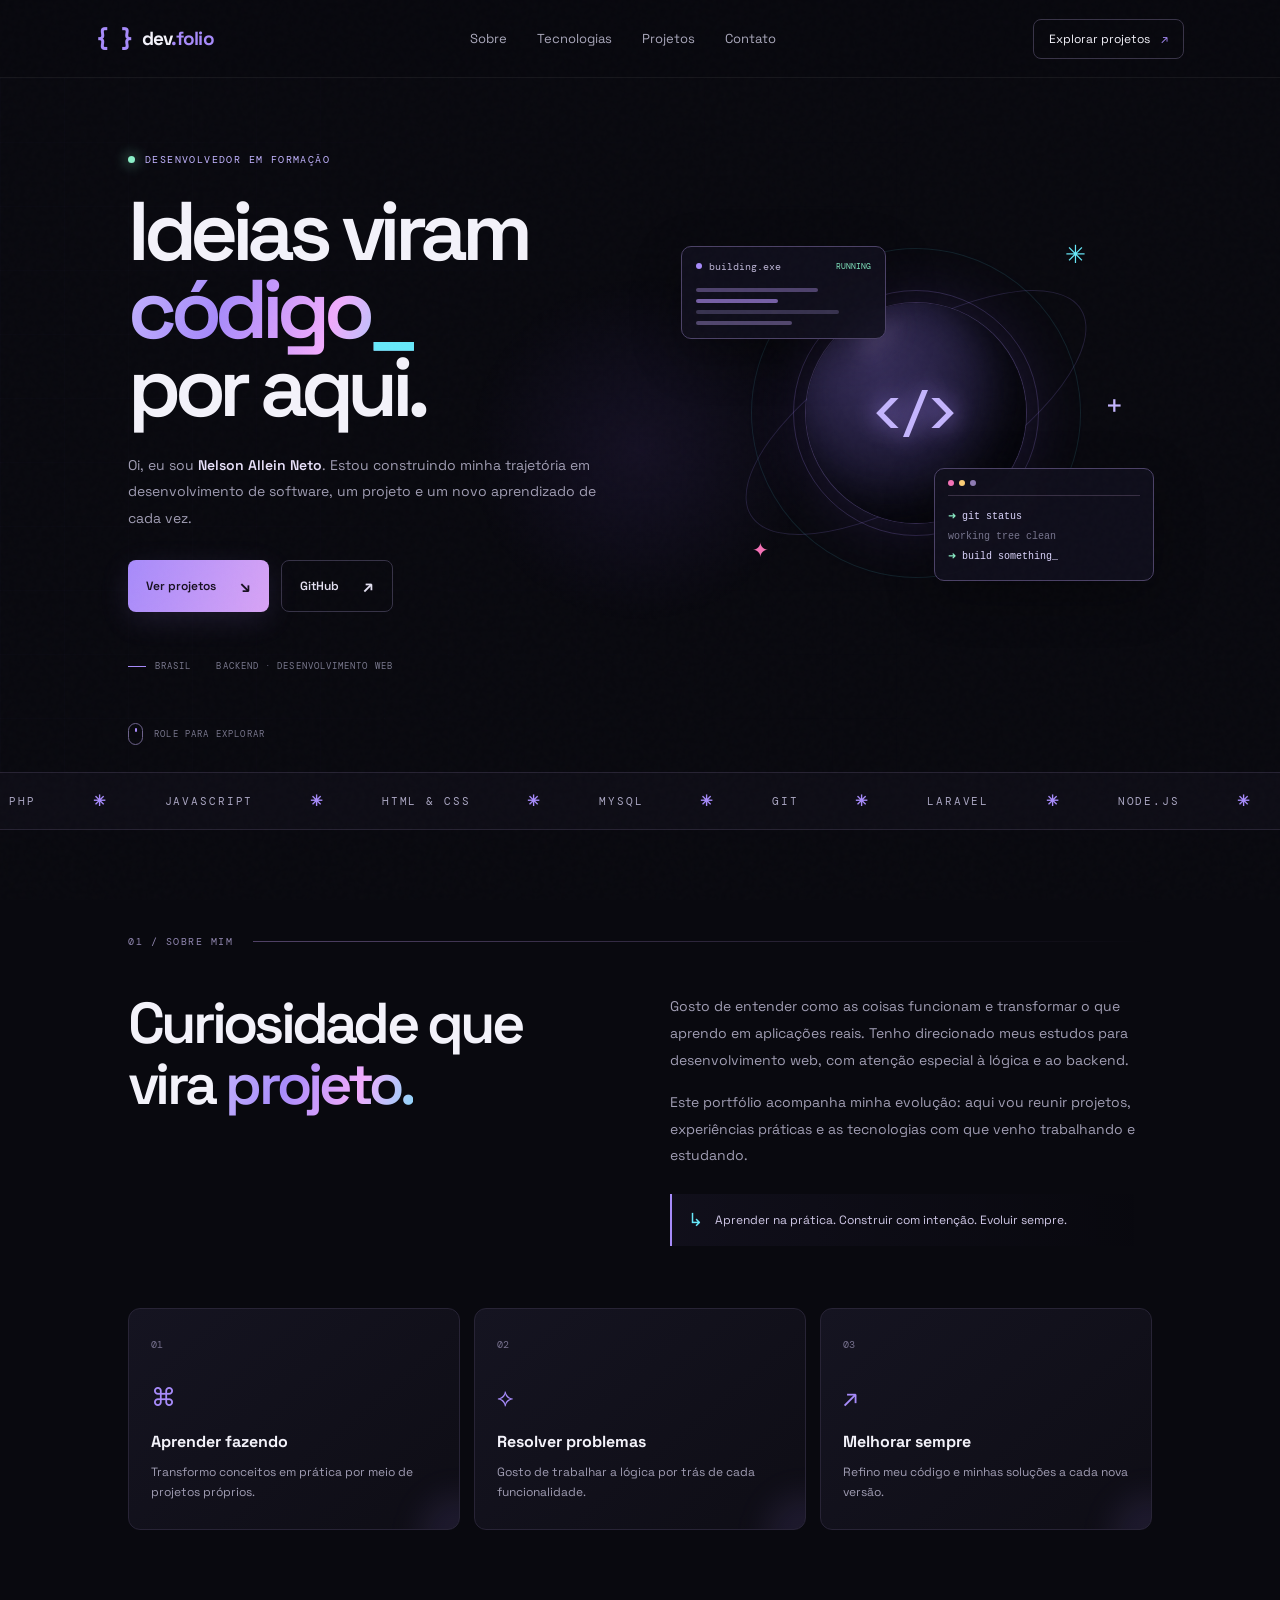
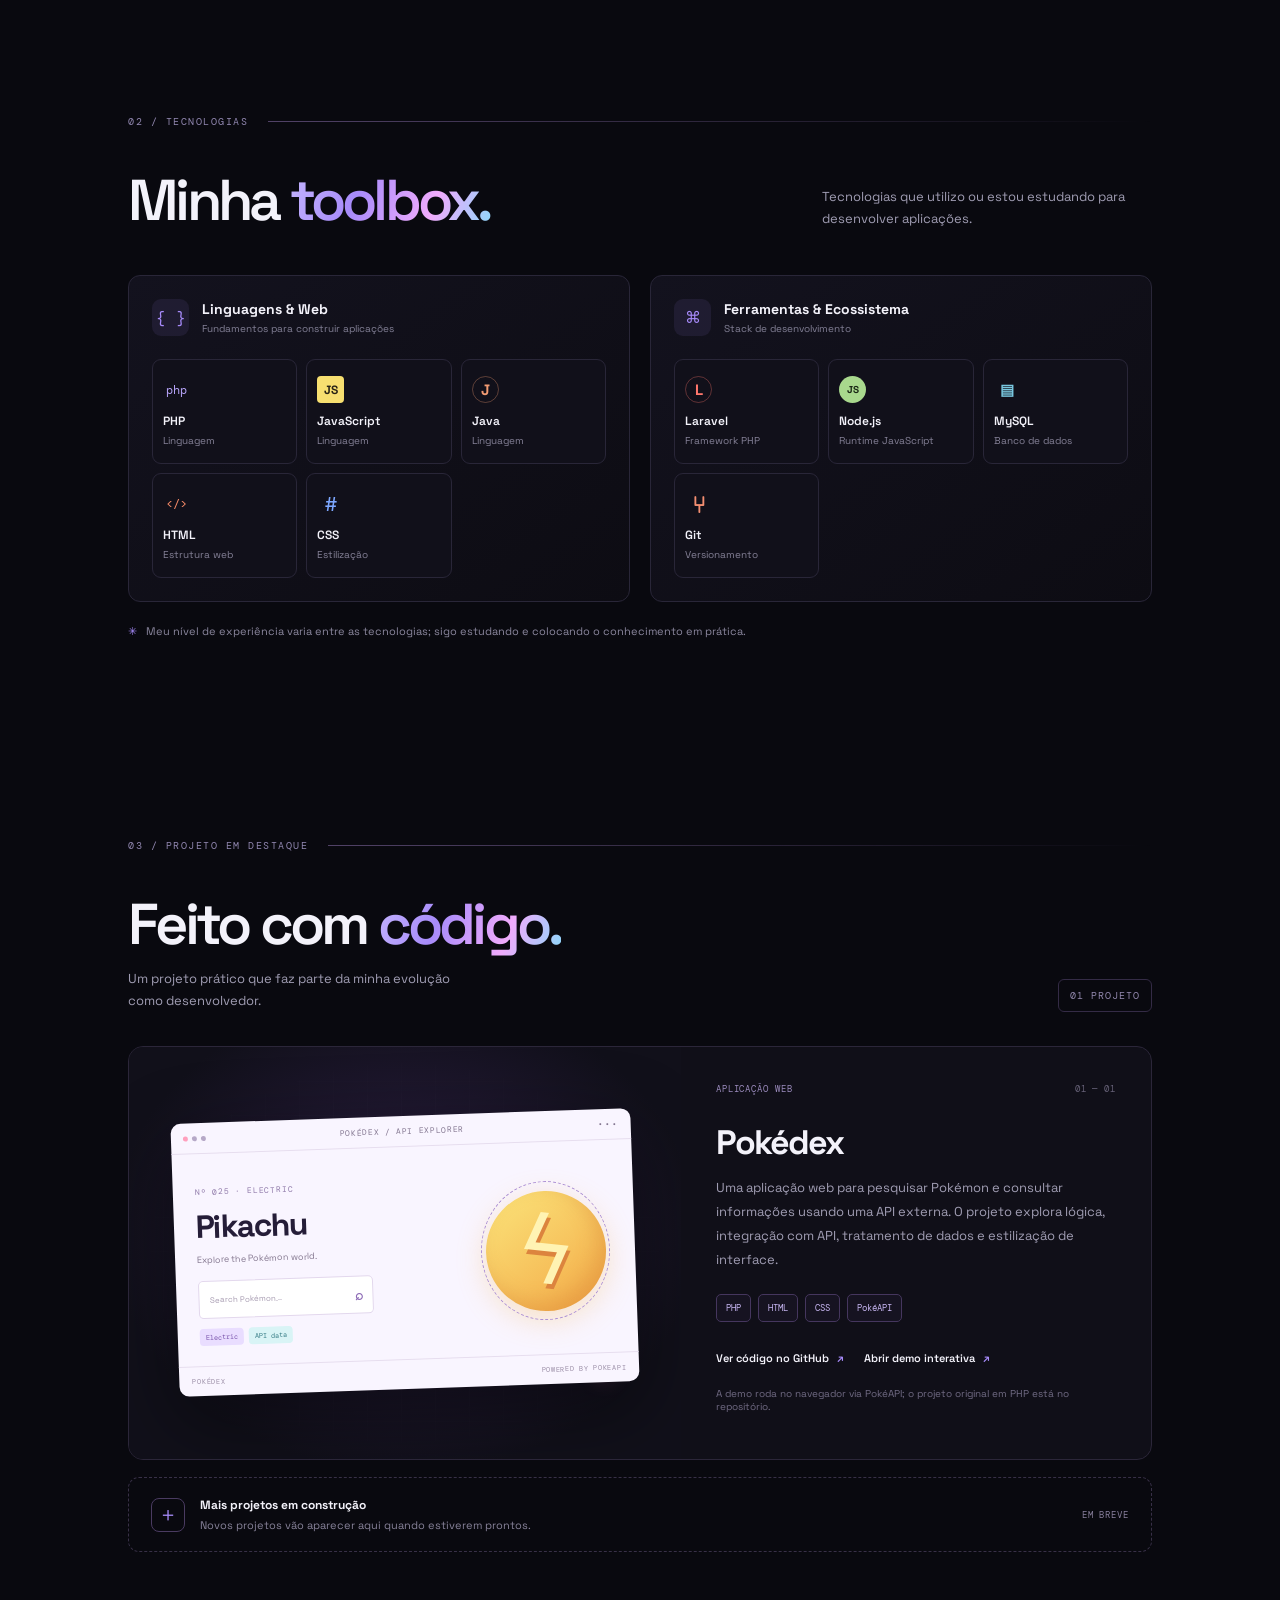
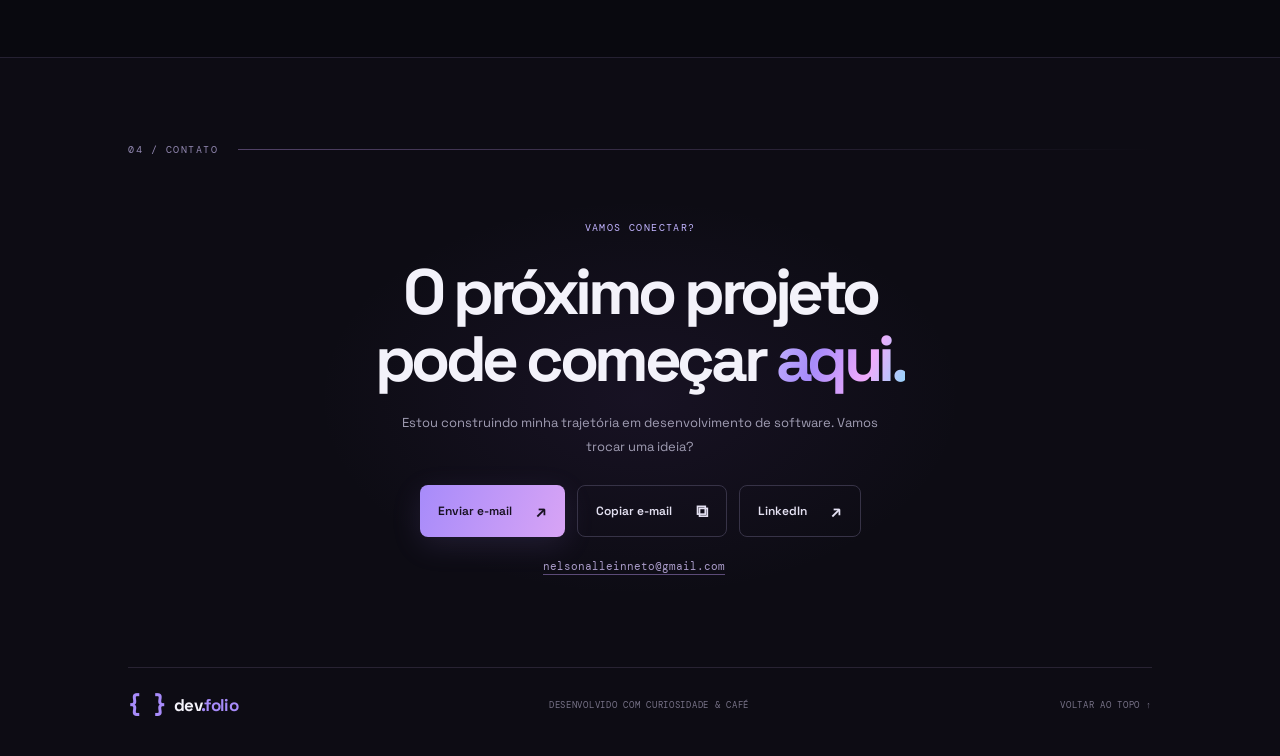
<file: index.html>
<!doctype html>
<html lang="pt-BR">
<head>
  <meta charset="utf-8">
  <meta name="viewport" content="width=device-width, initial-scale=1">
  <meta name="theme-color" content="#09090f">
  <meta name="description" content="Portfólio de desenvolvimento web e software.">
  <title>Seu Nome — Dev Portfolio</title>
  <link rel="preconnect" href="https://fonts.googleapis.com">
  <link rel="preconnect" href="https://fonts.gstatic.com" crossorigin>
  <link href="https://fonts.googleapis.com/css2?family=DM+Mono:wght@400;500&family=Space+Grotesk:wght@400;500;600;700&display=swap" rel="stylesheet">
  <link rel="stylesheet" href="style.css">
</head>
<body>
  <div class="noise" aria-hidden="true"></div>
  <div class="cursor-glow" aria-hidden="true"></div>
  <header class="topbar">
    <a class="brand" href="#home" aria-label="Voltar ao início"><span class="brand-mark">{ }</span><span>dev<span class="accent">.folio</span></span></a>
    <nav class="nav" id="nav" aria-label="Navegação principal">
      <a href="#about">Sobre</a><a href="#stack">Tecnologias</a><a href="#projects">Projetos</a><a href="#contact">Contato</a>
    </nav>
    <a class="top-cta" href="#projects">Explorar projetos <span>↗</span></a>
    <button class="menu-toggle" id="menuToggle" aria-label="Abrir menu" aria-expanded="false"><span></span><span></span></button>
  </header>

  <main>
    <section class="hero section" id="home">
      <div class="hero-grid" aria-hidden="true"></div>
      <div class="hero-copy reveal">
        <div class="eyebrow"><span class="status-dot"></span> DESENVOLVEDOR EM FORMAÇÃO</div>
        <h1>Ideias viram<br><span class="gradient-text">código<span class="cursor">_</span></span><br>por aqui.</h1>
        <p class="hero-sub">Oi, eu sou <strong data-config="name">Seu Nome</strong>. Estou construindo minha trajetória em desenvolvimento de software, um projeto e um novo aprendizado de cada vez.</p>
        <div class="hero-actions">
          <a class="button button-primary" href="#projects">Ver projetos <span>↘</span></a>
          <a class="button button-ghost" data-link="github" href="https://github.com/" target="_blank" rel="noreferrer">GitHub <span>↗</span></a>
        </div>
        <div class="hero-meta"><span><i class="meta-line"></i> BRASIL</span><span>BACKEND · DESENVOLVIMENTO WEB</span></div>
      </div>
      <div class="hero-art reveal" aria-label="Ilustração abstrata de código">
        <div class="orbit orbit-one"></div><div class="orbit orbit-two"></div>
        <div class="planet"><div class="planet-core">&lt;/&gt;</div><span class="planet-shine"></span></div>
        <div class="float-card card-code"><div class="code-card-head"><span class="card-dot"></span><span>building.exe</span><span class="card-live">RUNNING</span></div><div class="code-lines"><i></i><i></i><i></i><i></i></div></div>
        <div class="float-card card-terminal"><div class="terminal-head"><b></b><b></b><b></b></div><code><span class="term-green">➜</span> git status<br><span class="term-muted">working tree clean</span><br><span class="term-green">➜</span> build something<span class="blink">_</span></code></div>
        <div class="spark spark-a">✳</div><div class="spark spark-b">✦</div><div class="spark spark-c">+</div>
      </div>
      <a class="scroll-hint" href="#about"><span class="scroll-wheel"></span> ROLE PARA EXPLORAR</a>
    </section>

    <section class="ticker" aria-label="Tecnologias em destaque"><div class="ticker-track">
      <span>PHP</span><b>✳</b><span>JAVASCRIPT</span><b>✳</b><span>HTML & CSS</span><b>✳</b><span>MYSQL</span><b>✳</b><span>GIT</span><b>✳</b><span>LARAVEL</span><b>✳</b><span>NODE.JS</span><b>✳</b>
      <span>PHP</span><b>✳</b><span>JAVASCRIPT</span><b>✳</b><span>HTML & CSS</span><b>✳</b><span>MYSQL</span><b>✳</b><span>GIT</span><b>✳</b><span>LARAVEL</span><b>✳</b><span>NODE.JS</span><b>✳</b>
    </div></section>

    <section class="section about-section" id="about">
      <div class="section-label reveal"><span>01 / SOBRE MIM</span><span class="label-rule"></span></div>
      <div class="about-layout">
        <h2 class="section-title reveal">Curiosidade que<br>vira <span class="gradient-text">projeto.</span></h2>
        <div class="about-text reveal">
          <p>Gosto de entender como as coisas funcionam e transformar o que aprendo em aplicações reais. Tenho direcionado meus estudos para desenvolvimento web, com atenção especial à lógica e ao backend.</p>
          <p>Este portfólio acompanha minha evolução: aqui vou reunir projetos, experiências práticas e as tecnologias com que venho trabalhando e estudando.</p>
          <div class="about-note"><span class="note-icon">↳</span><span>Aprender na prática. Construir com intenção. Evoluir sempre.</span></div>
        </div>
      </div>
      <div class="principles">
        <article class="principle reveal"><span class="principle-number">01</span><div class="principle-icon">⌘</div><h3>Aprender fazendo</h3><p>Transformo conceitos em prática por meio de projetos próprios.</p></article>
        <article class="principle reveal"><span class="principle-number">02</span><div class="principle-icon">⟡</div><h3>Resolver problemas</h3><p>Gosto de trabalhar a lógica por trás de cada funcionalidade.</p></article>
        <article class="principle reveal"><span class="principle-number">03</span><div class="principle-icon">↗</div><h3>Melhorar sempre</h3><p>Refino meu código e minhas soluções a cada nova versão.</p></article>
      </div>
    </section>

    <section class="section stack-section" id="stack">
      <div class="section-label reveal"><span>02 / TECNOLOGIAS</span><span class="label-rule"></span></div>
      <div class="stack-heading reveal"><h2 class="section-title">Minha <span class="gradient-text">toolbox.</span></h2><p>Tecnologias que utilizo ou estou estudando para desenvolver aplicações.</p></div>
      <div class="stack-groups">
        <div class="stack-group reveal"><div class="stack-group-title"><span class="group-symbol">{ }</span><div><h3>Linguagens & Web</h3><p>Fundamentos para construir aplicações</p></div></div>
          <div class="tech-grid">
            <div class="tech-card"><span class="tech-icon php">php</span><span>PHP</span><small>Linguagem</small></div>
            <div class="tech-card"><span class="tech-icon js">JS</span><span>JavaScript</span><small>Linguagem</small></div>
            <div class="tech-card"><span class="tech-icon java">J</span><span>Java</span><small>Linguagem</small></div>
            <div class="tech-card"><span class="tech-icon html">&lt;/&gt;</span><span>HTML</span><small>Estrutura web</small></div>
            <div class="tech-card"><span class="tech-icon css">#</span><span>CSS</span><small>Estilização</small></div>
          </div>
        </div>
        <div class="stack-group reveal"><div class="stack-group-title"><span class="group-symbol">⌘</span><div><h3>Ferramentas & Ecossistema</h3><p>Stack de desenvolvimento</p></div></div>
          <div class="tech-grid">
            <div class="tech-card"><span class="tech-icon laravel">L</span><span>Laravel</span><small>Framework PHP</small></div>
            <div class="tech-card"><span class="tech-icon node">JS</span><span>Node.js</span><small>Runtime JavaScript</small></div>
            <div class="tech-card"><span class="tech-icon mysql">▤</span><span>MySQL</span><small>Banco de dados</small></div>
            <div class="tech-card"><span class="tech-icon git">⑂</span><span>Git</span><small>Versionamento</small></div>
          </div>
        </div>
      </div>
      <p class="stack-disclaimer reveal"><span>✳</span> Meu nível de experiência varia entre as tecnologias; sigo estudando e colocando o conhecimento em prática.</p>
    </section>

    <section class="section projects-section" id="projects">
      <div class="section-label reveal"><span>03 / PROJETO EM DESTAQUE</span><span class="label-rule"></span></div>
      <div class="projects-heading reveal"><div><h2 class="section-title">Feito com <span class="gradient-text">código.</span></h2><p>Um projeto prático que faz parte da minha evolução como desenvolvedor.</p></div><span class="project-count">01 PROJETO</span></div>
      <article class="project-card reveal">
        <div class="project-visual">
          <div class="pokedex-window">
            <div class="window-top"><span class="window-dots"><i></i><i></i><i></i></span><span>POKÉDEX / API EXPLORER</span><span class="window-menu">•••</span></div>
            <div class="pokedex-content"><div class="poke-copy"><span class="poke-kicker">Nº 025 · ELECTRIC</span><h3>Pikachu</h3><p>Explore the Pokémon world.</p><div class="poke-search"><span>Search Pokémon...</span><b>⌕</b></div><div class="poke-tags"><i>Electric</i><i>API data</i></div></div><div class="poke-art"><div class="poke-circle"></div><div class="poke-bolt">ϟ</div><span class="poke-orbit"></span></div></div>
            <div class="pokedex-bottom"><span>POKÉDEX</span><span>POWERED BY POKEAPI</span></div>
          </div>
          <div class="visual-orb orb-left"></div><div class="visual-orb orb-right"></div>
        </div>
        <div class="project-info">
          <div class="project-topline"><span class="project-type">APLICAÇÃO WEB</span><span class="project-index">01 — 01</span></div>
          <h3>Pokédex</h3>
          <p>Uma aplicação web para pesquisar Pokémon e consultar informações usando uma API externa. O projeto explora lógica, integração com API, tratamento de dados e estilização de interface.</p>
          <div class="project-tags"><span>PHP</span><span>HTML</span><span>CSS</span><span>PokéAPI</span></div>
          <div class="project-links"><a class="text-link" data-link="pokedexGithub" href="https://github.com/" target="_blank" rel="noreferrer">Ver código no GitHub <span>↗</span></a><a class="text-link demo-link-pending" data-link="pokedexDemo" href="#projects" aria-disabled="true">Abrir demo interativa <span>↗</span></a></div>
          <p class="edit-hint">A demo roda no navegador via PokéAPI; o projeto original em PHP está no repositório.</p>
        </div>
      </article>
      <div class="future-project reveal"><span class="future-icon">＋</span><div><h3>Mais projetos em construção</h3><p>Novos projetos vão aparecer aqui quando estiverem prontos.</p></div><span class="future-status">EM BREVE</span></div>
    </section>

    <section class="contact-section" id="contact">
      <div class="contact-glow"></div>
      <div class="section-label reveal"><span>04 / CONTATO</span><span class="label-rule"></span></div>
      <div class="contact-content reveal"><span class="eyebrow">VAMOS CONECTAR?</span><h2>O próximo projeto<br>pode começar <span class="gradient-text">aqui.</span></h2><p>Estou construindo minha trajetória em desenvolvimento de software. Vamos trocar uma ideia?</p><div class="contact-actions"><a class="button button-primary" id="emailLink" href="https://mail.google.com/mail/?view=cm&amp;fs=1&amp;to=nelsonalleinneto%40gmail.com" target="_blank" rel="noopener noreferrer">Enviar e-mail <span>↗</span></a><button class="button button-ghost" type="button" id="copyEmail">Copiar e-mail <span>⧉</span></button><a class="button button-ghost" data-link="linkedin" href="https://www.linkedin.com/" target="_blank" rel="noopener noreferrer">LinkedIn <span>↗</span></a></div><div class="contact-email-row"><a id="directEmailLink" href="mailto:nelsonalleinneto@gmail.com?subject=Contato%20pelo%20portf%C3%B3lio">nelsonalleinneto@gmail.com</a><span id="copyStatus" role="status" aria-live="polite"></span></div></div>
      <footer><a class="brand" href="#home"><span class="brand-mark">{ }</span><span>dev<span class="accent">.folio</span></span></a><span>DESENVOLVIDO COM CURIOSIDADE & CAFÉ</span><a href="#home" class="back-top">VOLTAR AO TOPO ↑</a></footer>
    </section>
  </main>
  <script src="script.js"></script>
</body>
</html>
</file>
<file: style.css>
:root{--bg:#09090f;--panel:#11111b;--text:#f3f2fa;--muted:#a09db3;--line:#292838;--purple:#a78bfa;--pink:#f472b6;--cyan:#67e8f9;--mono:"DM Mono",monospace;--display:"Space Grotesk",sans-serif}*{box-sizing:border-box}html{scroll-behavior:smooth;scroll-padding-top:90px}body{margin:0;background:var(--bg);color:var(--text);font-family:var(--display);overflow-x:hidden}a{color:inherit;text-decoration:none}button{font:inherit}.noise{position:fixed;inset:0;pointer-events:none;z-index:20;opacity:.025;background-image:url("data:image/svg+xml,%3Csvg viewBox='0 0 180 180' xmlns='http://www.w3.org/2000/svg'%3E%3Cfilter id='n'%3E%3CfeTurbulence type='fractalNoise' baseFrequency='.9' numOctaves='3' stitchTiles='stitch'/%3E%3C/filter%3E%3Crect width='100%25' height='100%25' filter='url(%23n)' opacity='.7'/%3E%3C/svg%3E")}.cursor-glow{position:fixed;left:50%;top:50%;width:360px;height:360px;border-radius:50%;pointer-events:none;z-index:0;background:radial-gradient(circle,rgba(139,92,246,.09),transparent 68%);transform:translate(-50%,-50%);will-change:left,top}.topbar{height:78px;padding:0 7.5%;display:flex;align-items:center;justify-content:space-between;border-bottom:1px solid rgba(255,255,255,.06);position:sticky;top:0;z-index:15;background:rgba(9,9,15,.82);backdrop-filter:blur(18px)}.brand{display:flex;align-items:center;gap:9px;font-weight:700;letter-spacing:-.04em;font-size:19px}.brand-mark{color:var(--purple);font-family:var(--mono);font-size:21px}.accent{color:var(--purple)}.nav{display:flex;gap:30px;color:#aaa8bb;font-size:13px}.nav a{transition:color .2s}.nav a:hover,.text-link:hover{color:var(--cyan)}.top-cta{font-size:12px;padding:11px 15px;border:1px solid #393448;border-radius:8px;transition:.25s}.top-cta span{color:var(--purple);margin-left:8px}.top-cta:hover{border-color:var(--purple);transform:translateY(-2px)}.menu-toggle{display:none;background:none;border:0}.section{position:relative;padding:105px 10%;max-width:1600px;margin:auto}.hero{min-height:680px;display:grid;grid-template-columns:1.08fr .92fr;align-items:center;padding-top:75px;padding-bottom:100px;overflow:hidden}.hero-grid{position:absolute;inset:0;opacity:.17;pointer-events:none;background-image:linear-gradient(rgba(167,139,250,.1) 1px,transparent 1px),linear-gradient(90deg,rgba(167,139,250,.1) 1px,transparent 1px);background-size:64px 64px;mask-image:linear-gradient(90deg,black,transparent 90%)}.hero-copy{position:relative;z-index:2}.eyebrow{font:10px var(--mono);letter-spacing:.14em;color:#c2b4ff;display:flex;align-items:center;gap:10px}.status-dot{height:7px;width:7px;border-radius:50%;background:#8cf0c8;box-shadow:0 0 14px #8cf0c8;animation:pulse 2s infinite}.hero h1{font-size:clamp(54px,6.5vw,88px);line-height:.94;letter-spacing:-.078em;margin:26px 0 25px;font-weight:600}.gradient-text{background:linear-gradient(110deg,#c4b5fd 0%,#a78bfa 34%,#f0abfc 70%,#67e8f9 110%);background-clip:text;-webkit-background-clip:text;color:transparent}.cursor{color:var(--cyan);animation:blink 1s steps(2) infinite}.hero-sub{max-width:470px;color:var(--muted);font-size:14px;line-height:1.9}.hero-sub strong{color:#e8e1fa;font-weight:600}.hero-actions{display:flex;gap:12px;margin-top:29px}.button{display:inline-flex;align-items:center;gap:24px;padding:14px 18px;border-radius:8px;font-size:12px;font-weight:600;transition:transform .25s,box-shadow .25s,border-color .25s}.button span{font-size:17px}.button:hover{transform:translateY(-3px)}.button-primary{background:linear-gradient(110deg,#a78bfa,#d8a4f5);color:#171020;box-shadow:0 8px 30px #a78bfa20}.button-primary:hover{box-shadow:0 10px 35px #a78bfa45}.button-ghost{border:1px solid #373347;color:#e4e1f2}.button-ghost:hover{border-color:var(--purple)}.hero-meta{display:flex;gap:25px;margin-top:48px;color:#79788d;font:9px var(--mono);letter-spacing:.12em}.hero-meta span{display:flex;align-items:center;gap:9px}.meta-line{width:18px;height:1px;background:var(--purple)}.hero-art{height:440px;position:relative;display:grid;place-items:center;perspective:900px}.orbit{position:absolute;width:390px;height:155px;border:1px solid #8e77d533;border-radius:50%;transform:rotate(-32deg)}.orbit-two{width:330px;height:330px;transform:rotate(38deg);border-color:#67e8f91c}.planet{width:220px;height:220px;border-radius:50%;position:relative;display:grid;place-items:center;background:radial-gradient(circle at 32% 26%,#39305e,#1d1934 48%,#100f1c 75%);box-shadow:inset -25px -22px 45px #05050b,0 0 65px #8b5cf62a,0 0 0 1px #b8a0ff3b;animation:float 6s ease-in-out infinite}.planet:before{content:"";position:absolute;inset:-13px;border:1px solid #a78bfa35;border-radius:50%}.planet-core{font:500 55px var(--mono);letter-spacing:-.1em;color:#c4b5fd;text-shadow:0 0 25px #a78bfa;transform:translateX(-4px)}.planet-shine{position:absolute;top:25px;left:46px;width:50px;height:18px;border-radius:50%;background:#d8b4fe33;filter:blur(10px);transform:rotate(-35deg)}.float-card{position:absolute;border:1px solid #4c4267;background:rgba(17,16,29,.9);backdrop-filter:blur(12px);border-radius:10px;box-shadow:0 15px 50px #0005;animation:float 5s ease-in-out infinite}.card-code{top:53px;left:0;width:205px;padding:13px 14px;font:10px var(--mono);color:#bcb5d5}.code-card-head{display:flex;align-items:center;gap:7px}.card-dot{display:inline-block;width:6px;height:6px;border-radius:50%;background:#a78bfa}.card-live{margin-left:auto;color:#81e6bf;font-size:8px}.code-lines{margin-top:15px;display:grid;gap:7px}.code-lines i{height:4px;background:#4e426c;border-radius:4px;width:70%}.code-lines i:nth-child(2){width:47%;background:#7660a6}.code-lines i:nth-child(3){width:82%;background:#38334f}.code-lines i:nth-child(4){width:55%;background:#51466d}.card-terminal{right:-2px;bottom:52px;padding:0 13px 14px;width:220px;font:10px/1.9 var(--mono);color:#ddd6fe;animation-delay:-2s}.terminal-head{display:flex;gap:5px;padding:11px 0 9px;border-bottom:1px solid #383044;margin-bottom:10px}.terminal-head b{width:6px;height:6px;border-radius:50%;background:#8e7bb3}.terminal-head b:first-child{background:#f472b6}.terminal-head b:nth-child(2){background:#facc75}.term-green{color:#8cf0c8}.term-muted{color:#77758e}.blink{animation:blink .8s steps(2) infinite}.spark{position:absolute;color:var(--cyan);font-size:25px;animation:twinkle 3s infinite}.spark-a{right:14%;top:45px}.spark-b{left:15%;bottom:70px;color:var(--pink);font-size:20px;animation-delay:-1s}.spark-c{right:6%;top:44%;font-size:30px;color:#c4b5fd}.scroll-hint{position:absolute;bottom:27px;left:10%;display:flex;align-items:center;gap:11px;font:9px var(--mono);letter-spacing:.13em;color:#77758b}.scroll-wheel{width:15px;height:22px;border:1px solid #6e638c;border-radius:10px;position:relative}.scroll-wheel:after{content:"";position:absolute;top:4px;left:6px;width:2px;height:4px;background:var(--purple);border-radius:2px;animation:scroll 1.4s infinite}.ticker{overflow:hidden;border-top:1px solid #272333;border-bottom:1px solid #272333;background:#0e0d16;padding:18px 0}.ticker-track{display:flex;align-items:center;justify-content:space-around;gap:38px;width:max-content;min-width:200%;animation:marquee 31s linear infinite;font:11px var(--mono);letter-spacing:.17em;color:#aaa6c2}.ticker-track b{color:var(--purple);font-size:15px}.section-label{display:flex;align-items:center;gap:20px;color:#9187b0;font:10px var(--mono);letter-spacing:.15em}.label-rule{height:1px;background:linear-gradient(90deg,#514267,transparent);flex:1}.about-layout{display:grid;grid-template-columns:1fr 1fr;gap:60px;margin-top:45px}.section-title{font-size:clamp(38px,4.5vw,61px);letter-spacing:-.065em;line-height:1.05;font-weight:600;margin:0}.about-text{max-width:490px;color:var(--muted);font-size:14px;line-height:1.9}.about-text p{margin:0 0 16px}.about-note{margin-top:25px;padding:14px 16px;border-left:2px solid var(--purple);background:linear-gradient(90deg,#a78bfa0d,transparent);color:#d1c9e8;font-size:12px;display:flex;gap:12px;align-items:center}.note-icon{color:var(--cyan);font:18px var(--mono)}.principles{display:grid;grid-template-columns:repeat(3,1fr);gap:14px;margin-top:62px}.principle{position:relative;padding:23px 22px 26px;background:linear-gradient(140deg,#151421,#0e0d15);border:1px solid #282436;border-radius:12px;overflow:hidden;transition:transform .3s,border-color .3s}.principle:after{content:"";position:absolute;width:80px;height:80px;right:-40px;bottom:-45px;border-radius:50%;background:#a78bfa1a;filter:blur(15px)}.principle:hover{transform:translateY(-6px);border-color:#69528f}.principle-number{font:10px var(--mono);color:#77718e}.principle-icon{font-size:25px;color:var(--purple);margin:28px 0 18px}.principle h3{font-size:16px;margin:0 0 10px}.principle p{font-size:12px;line-height:1.7;color:var(--muted);margin:0}.stack-section{padding-top:80px}.stack-heading{display:flex;align-items:end;justify-content:space-between;gap:30px;margin:42px 0 45px}.stack-heading p,.projects-heading p{color:var(--muted);font-size:13px;line-height:1.7;max-width:330px;margin:0}.stack-groups{display:grid;grid-template-columns:1fr 1fr;gap:20px}.stack-group{border:1px solid #292638;border-radius:12px;background:linear-gradient(145deg,#13121e,#0d0c13);padding:23px}.stack-group-title{display:flex;gap:13px;align-items:center;margin-bottom:23px}.group-symbol{height:37px;width:37px;display:grid;place-items:center;border-radius:9px;background:#a78bfa16;color:var(--purple);font:16px var(--mono)}.stack-group-title h3{font-size:14px;margin:0 0 4px}.stack-group-title p{font-size:10px;color:#838096;margin:0}.tech-grid{display:grid;grid-template-columns:repeat(3,1fr);gap:9px}.tech-card{border:1px solid #292638;background:#11101a;border-radius:9px;min-height:105px;padding:13px 10px;display:flex;flex-direction:column;align-items:flex-start;justify-content:center;gap:5px;transition:.25s}.tech-card:hover{transform:translateY(-4px);background:#1a1728;border-color:#6c5896}.tech-icon{height:27px;min-width:27px;display:grid;place-items:center;font-weight:700;font-size:15px;margin-bottom:5px}.tech-icon.php{font:12px var(--mono);color:#b5a2f7}.tech-icon.js{background:#f7df70;color:#282316;font-size:12px;border-radius:4px;padding:4px}.tech-icon.java{color:#f29b73;border:1px solid #f29b7355;border-radius:50%}.tech-icon.html{color:#f78b68;font:12px var(--mono)}.tech-icon.css{color:#7da7ff;font:20px var(--mono)}.tech-icon.laravel{color:#ff776d;border:1px solid #ff776d55;border-radius:50%}.tech-icon.node{background:#a8d88d;color:#182514;font-size:10px;border-radius:50%;padding:4px}.tech-icon.mysql{color:#79c7df}.tech-icon.git{color:#f38e71;font-size:23px}.tech-card>span:nth-child(2){font-size:12px;font-weight:600}.tech-card small{color:#858197;font-size:10px}.stack-disclaimer{font-size:11px;color:#8b879e;margin-top:22px;display:flex;align-items:center;gap:9px}.stack-disclaimer span{color:var(--purple)}.projects-section{padding-top:85px}.projects-heading{display:flex;justify-content:space-between;align-items:end;margin:42px 0 34px}.projects-heading .section-title{margin-bottom:13px}.project-count{font:10px var(--mono);letter-spacing:.1em;color:#9288ad;border:1px solid #342b46;border-radius:6px;padding:9px 11px}.project-card{display:grid;grid-template-columns:1.08fr .92fr;border:1px solid #2b2639;border-radius:15px;overflow:hidden;background:#100f18;transition:border-color .3s}.project-card:hover{border-color:#655084}.project-visual{min-height:370px;background:radial-gradient(ellipse at 50% 45%,#3a275d 0%,#201831 35%,#11101a 75%);position:relative;display:grid;place-items:center;overflow:hidden}.project-visual:before{content:"";position:absolute;inset:0;background-image:linear-gradient(#ffffff08 1px,transparent 1px),linear-gradient(90deg,#ffffff08 1px,transparent 1px);background-size:34px 34px;mask-image:radial-gradient(ellipse,black,transparent 80%)}.pokedex-window{position:relative;z-index:2;width:min(86%,460px);background:#f9f5ff;color:#251d38;border-radius:10px;box-shadow:0 25px 80px #0007;transform:rotate(-2deg);transition:transform .5s}.project-card:hover .pokedex-window{transform:rotate(0) translateY(-5px)}.window-top{height:31px;border-bottom:1px solid #e7deef;display:flex;align-items:center;justify-content:space-between;padding:0 12px;font:8px var(--mono);letter-spacing:.08em;color:#82758f}.window-dots{display:flex;gap:4px}.window-dots i{height:5px;width:5px;border-radius:50%;background:#b6a8c7}.window-dots i:first-child{background:#ff9fbd}.window-menu{letter-spacing:2px}.pokedex-content{padding:25px 22px 20px;display:flex;justify-content:space-between;align-items:center;min-height:210px}.poke-kicker{font:8px var(--mono);color:#8e78a8;letter-spacing:.1em}.poke-copy h3{font-size:32px;letter-spacing:-.06em;margin:7px 0}.poke-copy p{font-size:9px;color:#84778f;margin:0 0 15px}.poke-search{display:flex;align-items:center;justify-content:space-between;border:1px solid #e3d8ed;background:#fff;border-radius:5px;padding:9px 10px;width:175px;font-size:8px;color:#a69ab0}.poke-search b{font-size:14px;color:#8d6bb6}.poke-tags{display:flex;gap:5px;margin-top:10px}.poke-tags i{font:7px var(--mono);font-style:normal;padding:4px 6px;border-radius:4px;background:#e9ddff;color:#7953ac}.poke-tags i+i{background:#d9f4f6;color:#397e87}.poke-art{height:145px;width:135px;position:relative;display:grid;place-items:center}.poke-circle{position:absolute;width:120px;height:120px;border-radius:50%;background:linear-gradient(145deg,#fbe47a,#f3a947);box-shadow:inset -8px -8px 20px #d17a3155,0 8px 30px #f5b64c55;animation:float 4s ease-in-out infinite}.poke-bolt{z-index:1;font-size:93px;line-height:1;color:#fff3b3;text-shadow:3px 5px 0 #dc843e;transform:rotate(8deg)}.poke-orbit{position:absolute;inset:3px;border:1px dashed #ad91d4;border-radius:50%;animation:spin 14s linear infinite}.pokedex-bottom{border-top:1px solid #e7deef;padding:10px 13px;display:flex;justify-content:space-between;font:7px var(--mono);letter-spacing:.1em;color:#9a8da6}.visual-orb{position:absolute;width:9px;height:9px;border-radius:50%;background:var(--cyan);box-shadow:0 0 20px var(--cyan);animation:twinkle 3s infinite}.orb-left{left:13%;top:24%}.orb-right{right:13%;bottom:20%;background:var(--pink);box-shadow:0 0 20px var(--pink)}.project-info{padding:36px 35px;display:flex;flex-direction:column;align-items:flex-start;justify-content:center}.project-topline{display:flex;justify-content:space-between;width:100%;font:9px var(--mono);letter-spacing:.1em;color:#9b8bbd}.project-index{color:#686379}.project-info h3{font-size:34px;letter-spacing:-.06em;margin:26px 0 12px}.project-info>p:not(.edit-hint){font-size:13px;line-height:1.85;color:var(--muted);margin:0;max-width:430px}.project-tags{display:flex;flex-wrap:wrap;gap:7px;margin:22px 0}.project-tags span{font:9px var(--mono);color:#c6b5f1;padding:7px 9px;border:1px solid #45365e;background:#a78bfa0a;border-radius:5px}.project-links{display:flex;flex-wrap:wrap;gap:20px;margin-top:7px}.text-link{font-size:11px;font-weight:600;transition:color .2s}.text-link span{color:var(--purple);margin-left:5px}.edit-hint{color:#716b84;font-size:10px;margin-top:22px}.edit-hint code{color:#b9a5ef;font-family:var(--mono)}.future-project{margin-top:17px;border:1px dashed #383047;border-radius:11px;padding:19px 22px;display:flex;align-items:center;gap:15px}.future-icon{height:34px;width:34px;border:1px solid #4a3b61;border-radius:8px;display:grid;place-items:center;color:var(--purple);font-size:20px}.future-project h3{font-size:12px;margin:0 0 5px}.future-project p{font-size:11px;color:#88839a;margin:0}.future-status{margin-left:auto;color:#89809d;font:9px var(--mono);letter-spacing:.1em}.contact-section{position:relative;padding:85px 10% 25px;overflow:hidden;border-top:1px solid #252132;background:#0d0c14}.contact-glow{position:absolute;left:50%;top:20%;transform:translateX(-50%);width:650px;height:400px;background:radial-gradient(ellipse,#6d42a01c,transparent 70%);pointer-events:none}.contact-content{position:relative;text-align:center;padding:65px 0 90px}.contact-content .eyebrow{justify-content:center}.contact-content h2{font-size:clamp(39px,5vw,68px);line-height:1.05;letter-spacing:-.07em;margin:25px 0 18px}.contact-content>p{max-width:480px;margin:0 auto;color:var(--muted);font-size:13px;line-height:1.8}.contact-actions{display:flex;justify-content:center;gap:12px;margin-top:27px}footer{border-top:1px solid #282333;display:flex;justify-content:space-between;align-items:center;padding:23px 0 12px;color:#777287;font:9px var(--mono);letter-spacing:.08em}footer .brand{color:var(--text);font:700 17px var(--display);letter-spacing:-.04em}.back-top{transition:color .2s}.back-top:hover{color:var(--cyan)}.reveal{opacity:0;transform:translateY(22px);transition:opacity .8s ease,transform .8s cubic-bezier(.2,.7,.2,1)}.reveal.visible{opacity:1;transform:translateY(0)}.principle:nth-child(2),.tech-card:nth-child(2){transition-delay:.08s}.principle:nth-child(3),.tech-card:nth-child(3){transition-delay:.16s}@keyframes float{0%,100%{transform:translateY(0)}50%{transform:translateY(-12px)}}@keyframes blink{0%,48%{opacity:1}49%,100%{opacity:0}}@keyframes pulse{0%,100%{box-shadow:0 0 0 0 #8cf0c855}50%{box-shadow:0 0 0 6px #8cf0c800}}@keyframes twinkle{0%,100%{opacity:.45;transform:scale(.85) rotate(0)}50%{opacity:1;transform:scale(1.1) rotate(15deg)}}@keyframes spin{to{transform:rotate(360deg)}}@keyframes scroll{0%{transform:translateY(0);opacity:1}80%,100%{transform:translateY(8px);opacity:0}}@keyframes marquee{to{transform:translateX(-50%)}}@media(min-width:1500px){.section{padding-left:12%;padding-right:12%}.hero{min-height:760px}}@media(max-width:1050px){.section{padding-left:7%;padding-right:7%}.topbar{padding:0 6%}.hero{grid-template-columns:1.05fr .95fr}.hero-art{transform:scale(.88)}.stack-groups{grid-template-columns:1fr}.stack-group{padding:25px}.contact-section{padding-left:7%;padding-right:7%}.scroll-hint{left:7%}.project-info{padding:28px}.project-visual{min-height:340px}}@media(max-width:760px){.topbar{height:68px;padding:0 5%}.nav{display:none;position:absolute;top:68px;left:0;right:0;padding:20px 6% 24px;background:#0e0d16;border-bottom:1px solid var(--line);flex-direction:column;gap:20px}.nav.open{display:flex}.top-cta{display:none}.menu-toggle{display:flex;width:38px;height:38px;flex-direction:column;justify-content:center;gap:6px;align-items:center;border:1px solid #393448;border-radius:8px}.menu-toggle span{width:15px;height:1px;background:#e2d9f7;transition:.2s}.menu-toggle[aria-expanded="true"] span:first-child{transform:translateY(3.5px) rotate(45deg)}.menu-toggle[aria-expanded="true"] span:last-child{transform:translateY(-3.5px) rotate(-45deg)}.section{padding:78px 6%}.hero{display:flex;flex-direction:column;align-items:stretch;padding-top:67px;padding-bottom:75px;min-height:0}.hero h1{font-size:clamp(57px,13vw,82px)}.hero-sub{font-size:13px;max-width:510px}.hero-art{height:340px;transform:scale(.88);transform-origin:center top;margin-top:25px;margin-bottom:-10px}.planet{width:180px;height:180px}.planet-core{font-size:45px}.orbit{width:320px;height:130px}.orbit-two{width:265px;height:265px}.card-code{left:1%;top:27px}.card-terminal{right:0;bottom:35px}.scroll-hint{left:6%;bottom:20px}.hero-meta{margin-top:34px;font-size:8px;gap:15px}.ticker-track{gap:25px}.about-layout{grid-template-columns:1fr;gap:25px;margin-top:35px}.section-title{font-size:clamp(39px,9vw,57px)}.principles{grid-template-columns:1fr;gap:10px;margin-top:35px}.principle{padding:20px}.principle-icon{margin:18px 0 12px}.stack-heading{display:block;margin:34px 0 30px}.stack-heading p{margin-top:15px}.stack-group{padding:17px}.tech-grid{grid-template-columns:repeat(3,minmax(0,1fr));gap:7px}.tech-card{padding:11px 8px;min-height:96px}.tech-card>span:nth-child(2){font-size:11px}.tech-card small{font-size:9px}.projects-heading{align-items:start;gap:12px;margin:33px 0 25px}.projects-heading p{font-size:12px;margin-top:12px}.project-count{white-space:nowrap;font-size:8px;padding:8px}.project-card{grid-template-columns:1fr}.project-visual{min-height:310px}.pokedex-window{width:86%;max-width:460px}.project-info{padding:27px 23px 29px}.project-info h3{margin-top:20px}.future-project{padding:17px 14px;gap:10px}.future-status{font-size:8px}.contact-section{padding:65px 6% 20px}.contact-content{padding:60px 0 70px}.contact-content h2{font-size:clamp(39px,10vw,59px)}footer{flex-wrap:wrap;gap:20px}footer>span{order:3;width:100%;text-align:center;font-size:8px}}@media(max-width:400px){.hero h1{font-size:53px}.hero-art{transform:scale(.77);margin-left:-25px;margin-right:-25px;margin-bottom:-45px}.hero-actions .button{padding:12px 13px;gap:14px}.tech-grid{grid-template-columns:repeat(2,minmax(0,1fr))}.pokedex-content{padding:20px 14px}.poke-art{transform:scale(.78);margin-left:-14px}.poke-search{width:150px}.projects-heading{flex-direction:column}.project-count{align-self:flex-start}.contact-actions{flex-direction:column;align-items:center}.contact-actions .button{width:max-content}}@media(prefers-reduced-motion:reduce){*,*::before,*::after{scroll-behavior:auto!important;animation-duration:.01ms!important;animation-iteration-count:1!important;transition-duration:.01ms!important}.reveal{opacity:1;transform:none}.cursor-glow{display:none}}


/* Contato com alternativas ao mailto para visitantes sem app de e-mail configurado. */
.contact-actions button { cursor: pointer; }
.contact-email-row { display: flex; min-height: 22px; justify-content: center; align-items: center; flex-wrap: wrap; gap: 12px; margin-top: 18px; color: #a99bc8; font: 11px var(--mono); }
.contact-email-row a { text-decoration: underline; text-decoration-color: #5c4b78; text-underline-offset: 4px; transition: color .2s; }
.contact-email-row a:hover { color: var(--cyan); }
#copyStatus { color: #8cf0c8; font: 10px var(--display); }
.demo-link-pending { color: #8d879d; cursor: not-allowed; }
.demo-link-pending:hover { color: #b6a9d2; }
@media(max-width:760px) { .contact-email-row { flex-direction: column; gap: 8px; text-align: center; } }
.contact-actions button.button-ghost { background: transparent; }
.contact-actions button.button-ghost:focus-visible, .button:focus-visible { outline: 2px solid var(--cyan); outline-offset: 3px; }
</file>
